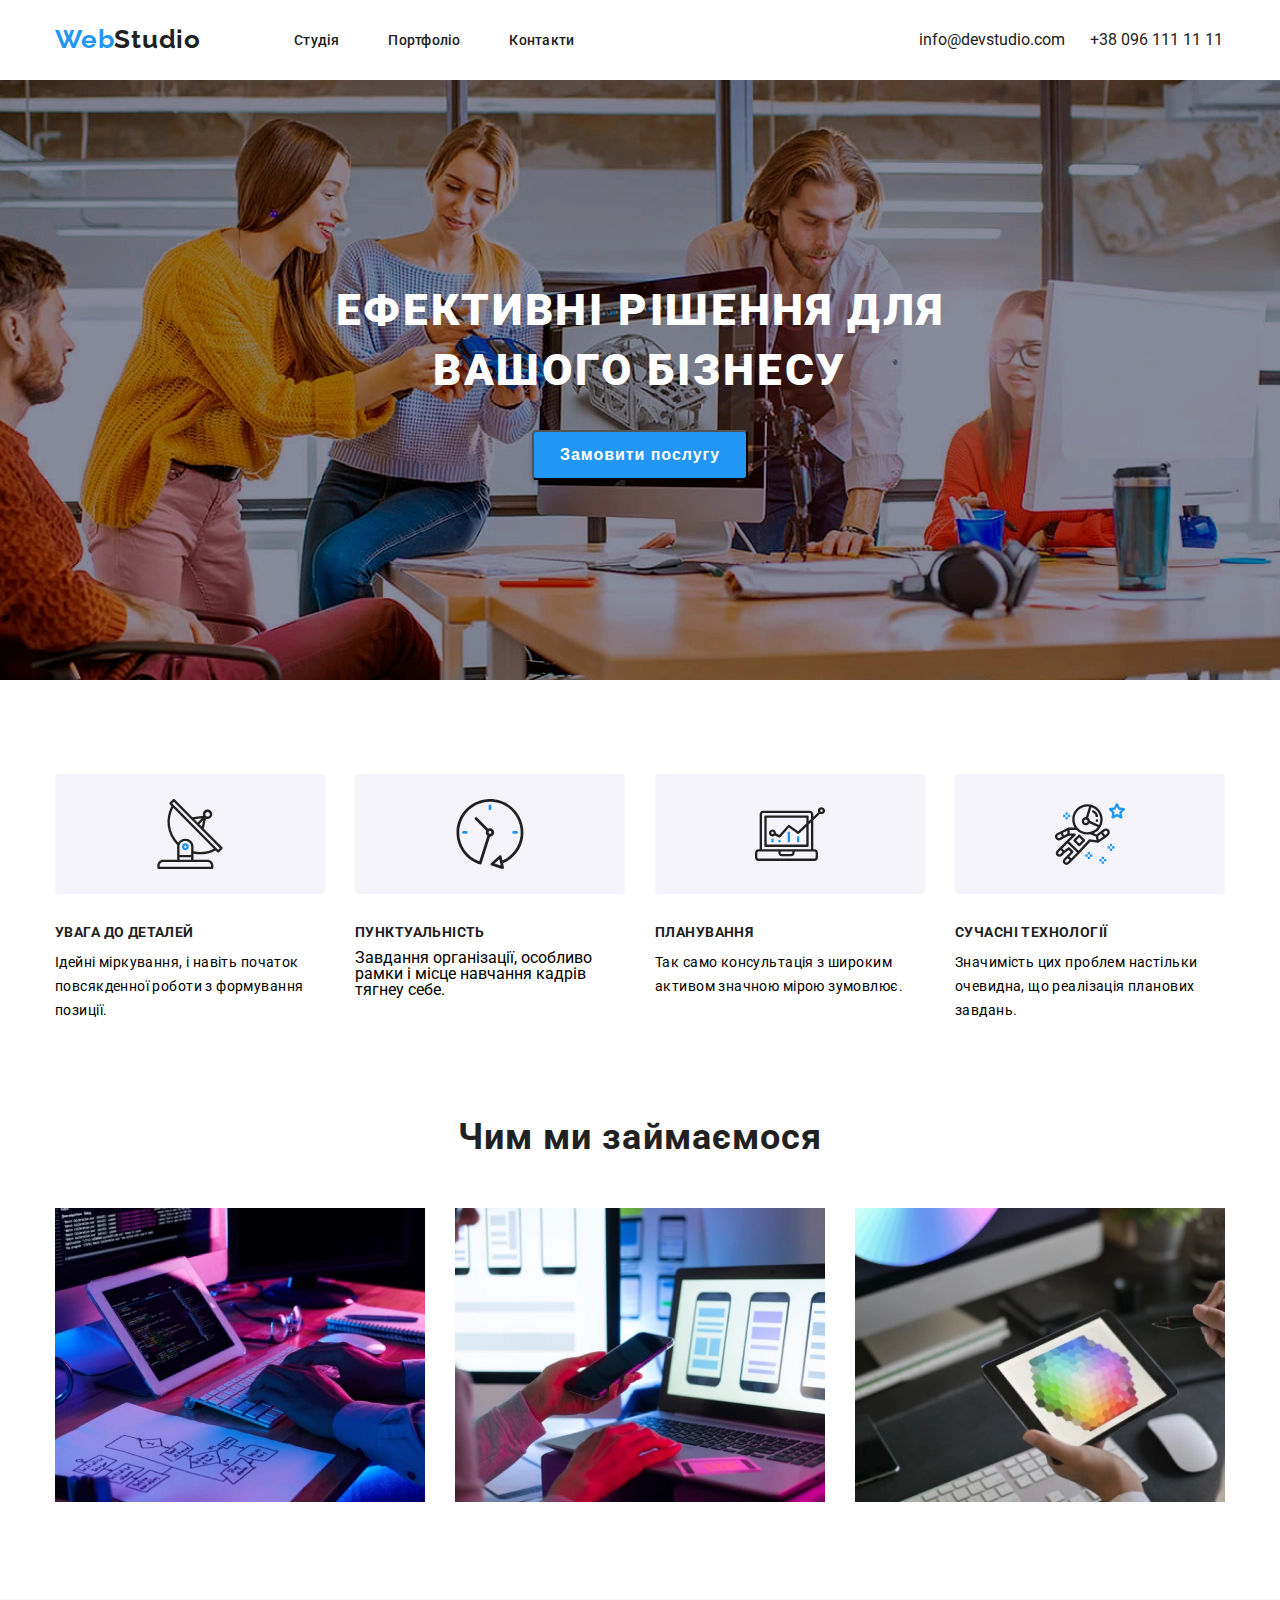
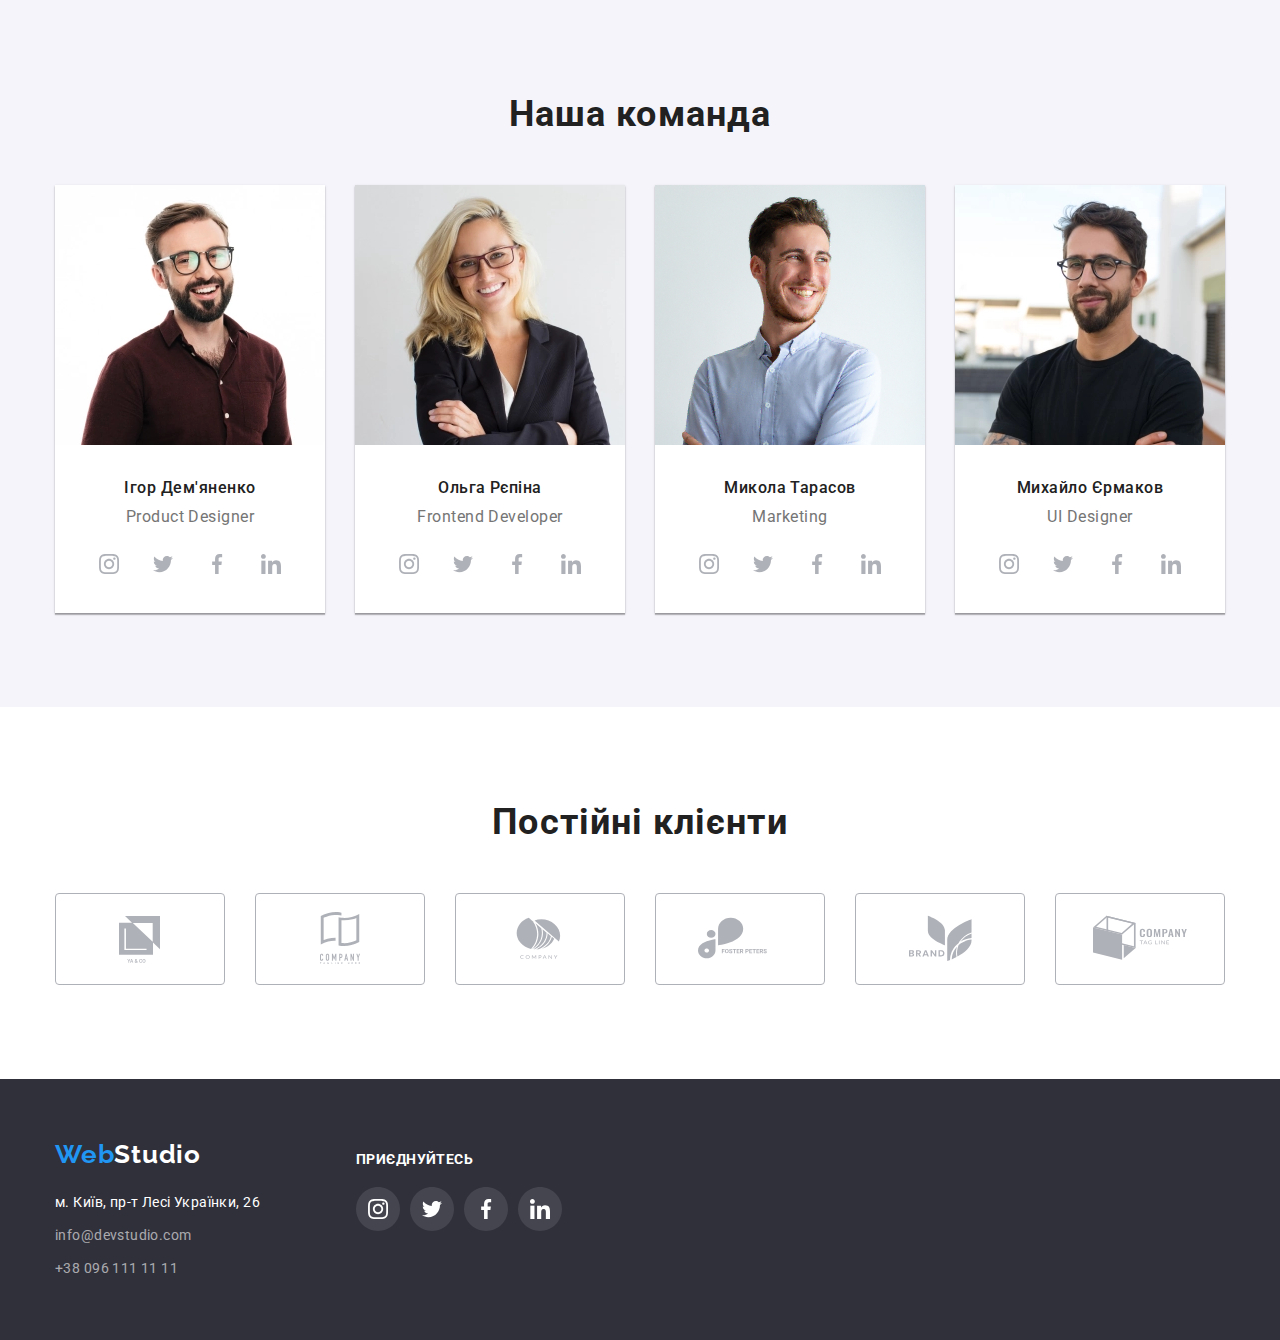
<file: index.html>
<!DOCTYPE html>
<html lang="en">
  <head>
    <meta charset="UTF-8" />
    <meta name="viewport" content="width=device-width, initial-scale=1.0" />
    <title>Document</title>
    <link rel="stylesheet" href="./css/reset.css" />

    <link
      rel="stylesheet"
      href="https://cdnjs.cloudflare.com/ajax/libs/modern-normalize/2.0.0/modern-normalize.min.css"
      integrity="sha512-4xo8blKMVCiXpTaLzQSLSw3KFOVPWhm/TRtuPVc4WG6kUgjH6J03IBuG7JZPkcWMxJ5huwaBpOpnwYElP/m6wg=="
      crossorigin="anonymous"
      referrerpolicy="no-referrer"
    />

    <link rel="stylesheet" href="./css/main.css" />
  </head>

  <body>
    <header class="header">
      <nav class="header-navigation">
        <a href="./index.html" class="header-navigation-logo">
          <span class="header-navigation-logo-web">Web</span
          ><span class="header-navigation-logo-studio">Studio</span>
        </a>
        <ul class="header-navigation-list">
          <li class="header-navigation-list-item">
            <a class="header-navigation-list-item-studio">Студія</a>
          </li>
          <li class="header-navigation-list-item">
            <a
              class="header-navigation-list-item-portfolio"
              href="./portfolio.html"
              >Портфоліо</a
            >
          </li>
          <li class="header-navigation-list-item">
            <a class="header-navigation-list-item-contacts" href="#"
              >Контакти</a
            >
          </li>
        </ul>
        <ul class="header-navigation-mailtel">
          <li class="header-navigation-mailtel-email">
            <a href="#">info@devstudio.com</a>
          </li>
          <li class="header-navigation-mailtel-tel">
            <a href="#">+38 096 111 11 11</a>
          </li>
        </ul>
      </nav>
    </header>
    <main class="main">
      <section class="main__call">
        <h1 class="main__call__title">
          Ефективні рішення для вашого бізнесу
        </h1>
        <button class="main__call__button" type="button">
          Замовити послугу
        </button>
      </section>
      <section class="main__activities">
        <ul class="main__activities__list">
          <li class="main__activities__list__attention">
            <h4 class="main__activities__list__attention__title">УВАГА ДО ДЕТАЛЕЙ</h4>
            <p class="main__activities__list__attention__title__text">
              Ідейні міркування, і навіть початок повсякденної роботи з
              формування позиції.
            </p>
          </li>
          <li class="main__activities__list__punctuality">
            <h4 class="main__activities__list__attention__title">ПУНКТУАЛЬНІСТЬ</h4>
            <p class="main__activities__list__punctuality__title__text">
              Завдання організації, особливо рамки і місце навчання кадрів
              тягнеу себе.
            </p>
          </li>
          <li class="main__activities__list__planning">
            <h4 class="main__activities__list__attention__title">ПЛАНУВАННЯ</h4>
            <p class="main__activities__list__attention__title__text">
              Так само консультація з широким активом значною мірою зумовлює.
            </p>
          </li>
          <li class="main__activities__list__technologies">
            <h4 class="main__activities__list__attention__title">СУЧАСНІ ТЕХНОЛОГІЇ</h4>
            <p class="main__activities__list__attention__title__text">
              Значимість цих проблем настільки очевидна, що реалізація планових
              завдань.
            </p>
          </li>
        </ul>
        <h2 class="main__activities__name">Чим ми займаємося</h2>
        <ul class="main__activities__img">
          <li class="main__activities__img__photo">
            <img src="./img/keyboard.webp" alt="" />
          </li>
          <li class="main__activities__img__photo">
            <img src="./img/mobile.webp" alt="" />
          </li>
          <li class="main__activities__img__photo">
            <img src="./img/tablet.webp" alt="" />
          </li>
        </ul>
      </section>
      <section class="main__team">
        <h2 class="main__team__title">Наша команда</h2>

        <ul class="main__team__list">
          <li class="img__list__item">
            <img src="./img/productdesigner.webp" alt="" />
            <h5 class="img__list__item__team__name">Ігор Дем'яненко</h5>
            <p class="img__list__item__team__name__role">Product Designer</p>
            <div class="img__list__item__social__networks">
              <a href="">
                <div class="logo-instagram team-logo"></div>
              </a>
              <a href="">
                <div class="logo-twitter team-logo"></div>
              </a>
              <a href="">
                <div class="logo-facebook team-logo"></div>
              </a>
              <a href="">
                <div class="logo-linkedin team-logo"></div>
              </a>
            </div>
          </li>
          <li class="img__list__item">
            <img src="./img/frontenddeveloper.webp" alt="" />
            <h5 class="img__list__item__team__name">Ольга Рєпіна</h5>
            <p class="img__list__item__team__name__role">Frontend Developer</p>
            <div class="img__list__item__social__networks">
              <a href="">
                <div class="logo-instagram team-logo"></div>
              </a>
              <a href="">
                <div class="logo-twitter team-logo"></div>
              </a>
              <a href="">
                <div class="logo-facebook team-logo"></div>
              </a>
              <a href="">
                <div class="logo-linkedin team-logo"></div>
              </a>
            </div>
          </li>
          <li class="img__list__item">
            <img src="./img/marketing.webp" alt="" />
            <h5 class="img__list__item__team__name">Микола Тарасов</h5>
            <p class="img__list__item__team__name__role">Marketing</p>
            <div class="img__list__item__social__networks">
              <a href="">
                <div class="logo-instagram team-logo"></div>
              </a>
              <a href="">
                <div class="logo-twitter team-logo"></div>
              </a>
              <a href="">
                <div class="logo-facebook team-logo"></div>
              </a>
              <a href="">
                <div class="logo-linkedin team-logo"></div>
              </a>
            </div>
          </li>
          <li class="img__list__item">
            <img src="./img/uidesigner.webp" alt="" />
            <h5 class="img__list__item__team__name">Михайло Єрмаков</h5>
            <p class="img__list__item__team__name__role">UI Designer</p>
            <div class="img__list__item__social__networks">
              <a href="">
                <div class="logo-instagram team-logo"></div>
              </a>
              <a href="">
                <div class="logo-twitter team-logo"></div>
              </a>
              <a href="">
                <div class="logo-facebook team-logo"></div>
              </a>
              <a href="">
                <div class="logo-linkedin team-logo"></div>
              </a>
            </div>
          </li>
        </ul>
      </section>
      <div class="clients">
        <h2 class="main__clients__title">Постійні клієнти</h2>

        <div class="company-logos">
          <div class="ya-co clients-logo"></div>

          <div class="company-tagline-here clients-logo"></div>

          <div class="company clients-logo"></div>

          <div class="foster-peters clients-logo"></div>

          <div class="brand clients-logo"></div>

          <div class="company-tagline clients-logo"></div>
        </div>
      </div>
    </main>
    <footer class="footer">
      <div class="footer-wrapper">
        <div class="footer-wrapper-all">
          <a href="./index.html" class="footer-wrapper-all-logo">
            <span class="footer-wrapper-all-logo-web">Web</span
            ><span class="footer-wrapper-all-logo-studio">Studio</span>
          </a>
          <ul class="footer-wrapper-all-list">
            <li class="footer-wrapper-all-list-item">
              <p class="footer-wrapper-all-list-item-address">
                м. Київ, пр-т Лесі Українки, 26
              </p>
            </li>
            <li class="footer-wrapper-all-list-item">
              <p class="footer-wrapper-all-list-item-contacts">
                info@devstudio.com
              </p>
            </li>
            <li class="footer-wrapper-all-list-item">
              <p class="footer-wrapper-all-list-item-number">
                +38 096 111 11 11
              </p>
            </li>
          </ul>
        </div>
        <div class="footer-wrapper-join">
          <h3 class="footer-wrapper-join-text">приєднуйтесь</h3>

          <div class="footer-wrapper-join-social">
            <a class="footer-wrapper-join-social-networks" href="">
              <div
                class="footer-wrapper-join-social-networks-instagram footer-wrapper-join-social-networks-logo"
              ></div>
            </a>
            <a class="footer-wrapper-join-social-networks" href="">
              <div class="footer-wrapper-join-social-networks-twitter footer-wrapper-join-social-networks-logo"></div>
            </a>
            <a class="footer-wrapper-join-social-networks" href="">
              <div class="footer-wrapper-join-social-networks-facebook footer-wrapper-join-social-networks-logo"></div>
            </a>
            <a class="footer-wrapper-join-social-networks" href="">
              <div class="footer-wrapper-join-social-networks-linkedin footer-wrapper-join-social-networks-logo"></div>
            </a>
          </div>
        </div>
      </div>
    </footer>
  </body>
</html>
</file>
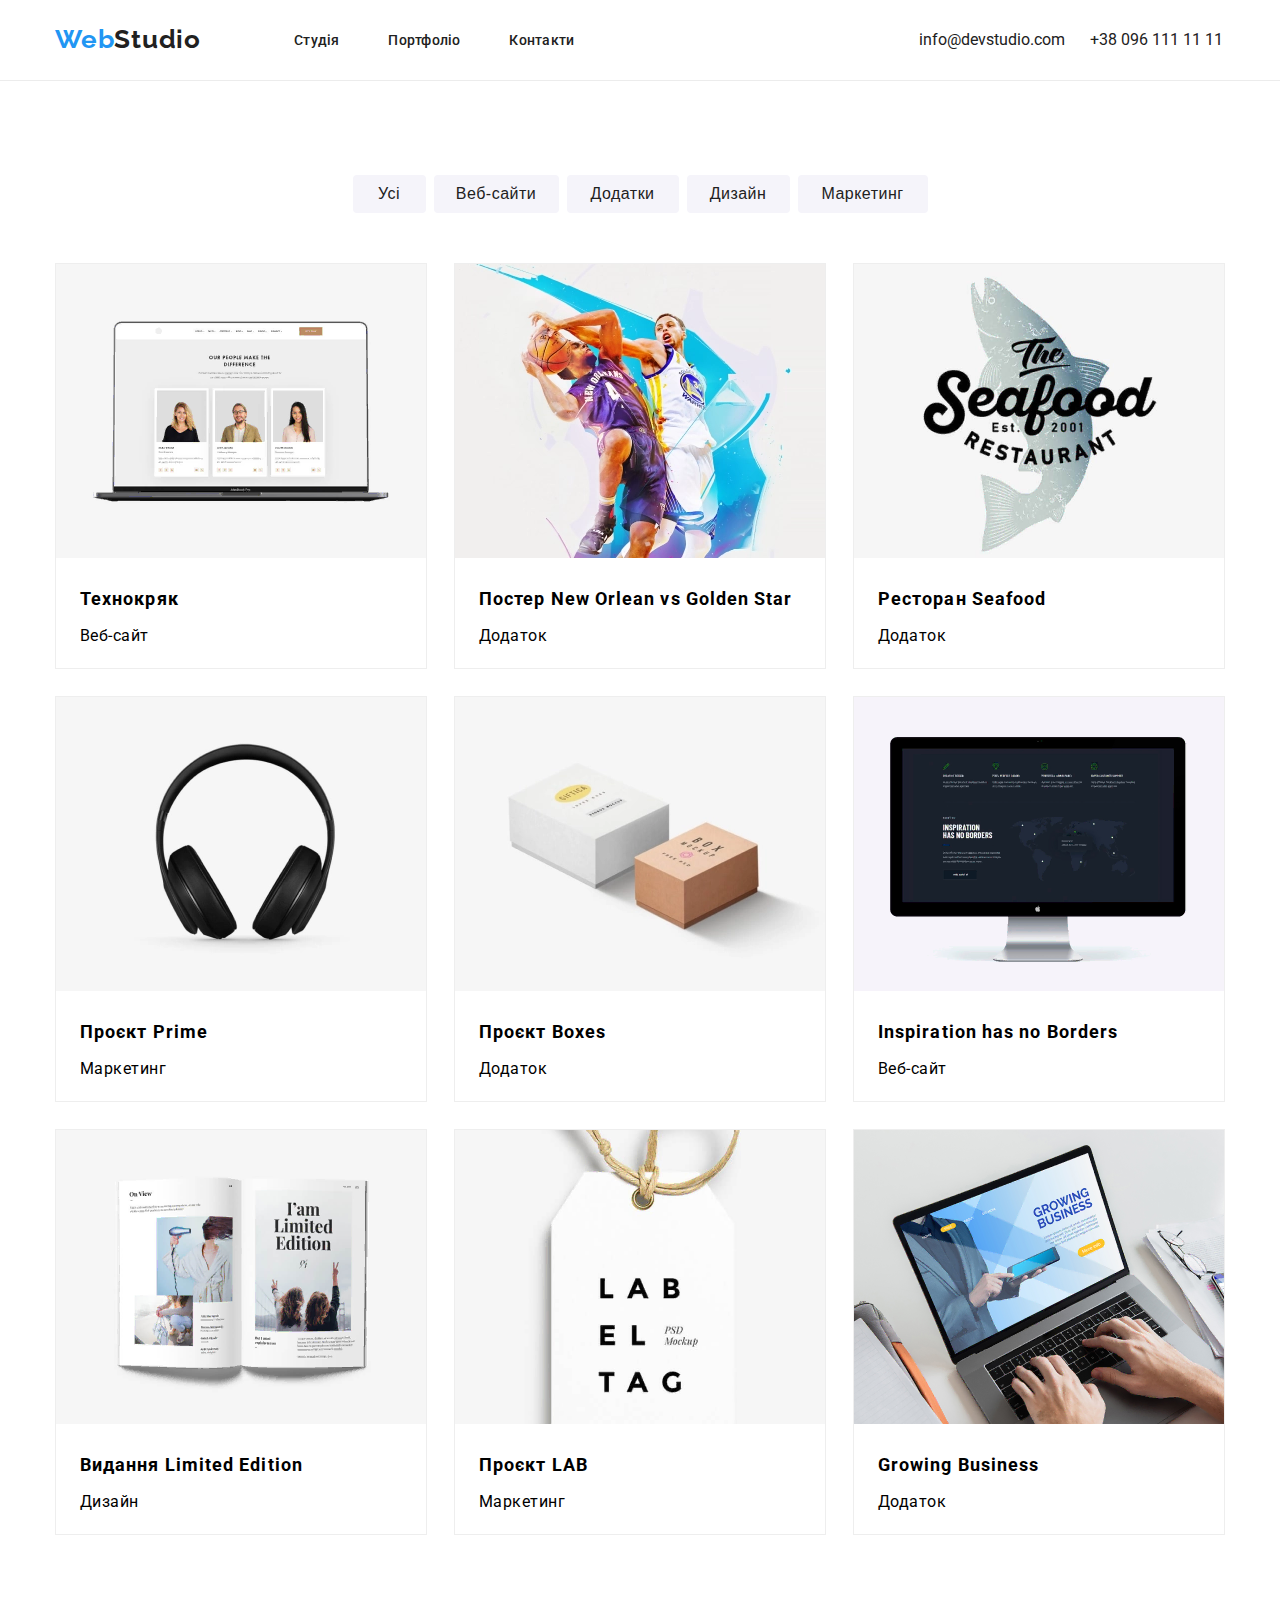
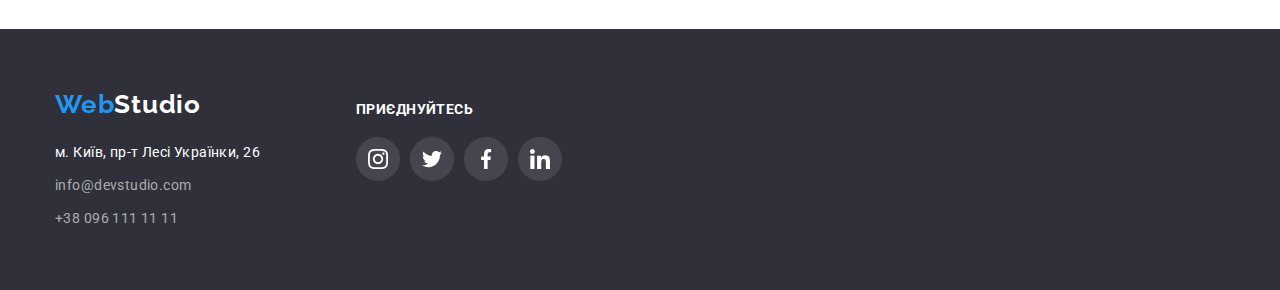
<file: portfolio.html>
<!DOCTYPE html>
<html lang="en">
  <head>
    <style></style>
    <meta charset="UTF-8" />
    <meta name="viewport" content="width=device-width, initial-scale=1.0" />
    <title>Document</title>
    <link rel="stylesheet" href="./css/reset.css" />

    <link
      rel="stylesheet"
      href="https://cdnjs.cloudflare.com/ajax/libs/modern-normalize/2.0.0/modern-normalize.min.css"
      integrity="sha512-4xo8blKMVCiXpTaLzQSLSw3KFOVPWhm/TRtuPVc4WG6kUgjH6J03IBuG7JZPkcWMxJ5huwaBpOpnwYElP/m6wg=="
      crossorigin="anonymous"
      referrerpolicy="no-referrer"
    />

    <link rel="stylesheet" href="./css/portfolio.css" />
  </head>
  <body>
    <header class="header">
      <nav class="header-navigation">
        <a href="./index.html" class="header-navigation-logo">
          <span class="header-navigation-logo-web">Web</span
          ><span class="header-navigation-logo-studio">Studio</span>
        </a>
        <ul class="header-navigation-list">
          <li class="header-navigation-list-item">
            <a class="header-navigation-list-item-studio">Студія</a>
          </li>
          <li class="header-navigation-list-item">
            <a
              class="header-navigation-list-item-portfolio"
              href="./portfolio.html"
              >Портфоліо</a
            >
          </li>
          <li class="header-navigation-list-item">
            <a class="header-navigation-list-item-contacts" href="#"
              >Контакти</a
            >
          </li>
        </ul>
        <div class="header-navigation-mailtel">
          <li class="header-navigation-mailtel-email">
            <a href="#">info@devstudio.com</a>
          </li>
          <li class="header-navigation-mailtel-tel">
            <a href="#">+38 096 111 11 11</a>
          </li>
        </div>
      </nav>
    </header>
    <main>
      <ul class="button-list">
        <li class="button-item">
          <button type="button" class="button1">Усі</button>
        </li>
        <li class="button-item">
          <button type="button" class="button2">Веб-сайти</button>
        </li>
        <li class="button-item">
          <button type="button" class="button3">Додатки</button>
        </li>
        <li class="button-item">
          <button type="button" class="button4">Дизайн</button>
        </li>
        <li class="button-item">
          <button type="button" class="button5">Маркетинг</button>
        </li>
      </ul>
      <ul class="portfolio-list">
        <li class="portfolio-item">
          <img src="./img/macbook.webp" alt="" />
          <h4 class="portfolio-name">Технокряк</h4>
          <p class="portfolio-text">Веб-сайт</p>
        </li>
        <li class="portfolio-item">
          <img src="./img/basketball.webp" alt="" />
          <h4 class="portfolio-name">Постер New Orlean vs Golden Star</h4>
          <p class="portfolio-text">Додаток</p>
        </li>
        <li class="portfolio-item">
          <img src="./img/seafood.webp" alt="" />
          <h4 class="portfolio-name">Ресторан Seafood</h4>
          <p class="portfolio-text">Додаток</p>
        </li>
        <li class="portfolio-item">
          <img src="./img/headphones.webp" alt="" />
          <h4 class="portfolio-name">Проєкт Prime</h4>
          <p class="portfolio-text">Маркетинг</p>
        </li>
        <li class="portfolio-item">
          <img src="./img/boxes.webp" alt="" />
          <h4 class="portfolio-name">Проєкт Boxes</h4>
          <p class="portfolio-text">Додаток</p>
        </li>
        <li class="portfolio-item">
          <img src="./img/monitor.webp" alt="" />
          <h4 class="portfolio-name">Inspiration has no Borders</h4>
          <p class="portfolio-text">Веб-сайт</p>
        </li>
        <li class="portfolio-item">
          <img src="./img/boock.webp" alt="" />
          <h4 class="portfolio-name">Видання Limited Edition</h4>
          <p class="portfolio-text">Дизайн</p>
        </li>
        <li class="portfolio-item" class="portfolio-item">
          <img src="./img/labeltag.webp" alt="" />
          <h4 class="portfolio-name">Проєкт LAB</h4>
          <p class="portfolio-text">Маркетинг</p>
        </li>
        <li class="portfolio-item">
          <img src="./img/laptop.webp" alt="" />
          <h4 class="portfolio-name">Growing Business</h4>
          <p class="portfolio-text">Додаток</p>
        </li>
      </ul>
    </main>
    <footer class="footer">
      <div class="footer-wrapper">
        <div class="footer-wrapper-all">
          <a href="./index.html" class="footer-wrapper-all-logo">
            <span class="footer-wrapper-all-logo-web">Web</span
            ><span class="footer-wrapper-all-logo-studio">Studio</span>
          </a>
          <ul class="footer-wrapper-all-list">
            <li class="footer-wrapper-all-list-item">
              <p class="footer-wrapper-all-list-item-address">
                м. Київ, пр-т Лесі Українки, 26
              </p>
            </li>
            <li class="footer-wrapper-all-list-item">
              <p class="footer-wrapper-all-list-item-contacts">
                info@devstudio.com
              </p>
            </li>
            <li class="footer-wrapper-all-list-item">
              <p class="footer-wrapper-all-list-item-number">
                +38 096 111 11 11
              </p>
            </li>
          </ul>
        </div>
        <div class="footer-wrapper-join">
          <h3 class="footer-wrapper-join-text">приєднуйтесь</h3>

          <div class="footer-wrapper-join-social">
            <a class="footer-wrapper-join-social-networks" href="">
              <div
                class="footer-wrapper-join-social-networks-instagram footer-wrapper-join-social-networks-logo"
              ></div>
            </a>
            <a class="footer-wrapper-join-social-networks" href="">
              <div class="footer-wrapper-join-social-networks-twitter footer-wrapper-join-social-networks-logo"></div>
            </a>
            <a class="footer-wrapper-join-social-networks" href="">
              <div class="footer-wrapper-join-social-networks-facebook footer-wrapper-join-social-networks-logo"></div>
            </a>
            <a class="footer-wrapper-join-social-networks" href="">
              <div class="footer-wrapper-join-social-networks-linkedin footer-wrapper-join-social-networks-logo"></div>
            </a>
          </div>
        </div>
      </div>
    </footer>
  </body>
</html>
</file>
<file: css/main.css>
@import url("https://fonts.googleapis.com/css2?family=Oleo+Script:wght@400;700&family=Raleway:ital,wght@0,100..900;1,100..900&family=Roboto:ital,wght@0,100;0,300;0,400;0,500;0,700;0,900;1,100;1,300;1,400;1,500;1,700;1,900&display=swap");
.header-navigation {
  display: flex;
  width: 1170px;
  margin: 0 auto;
}
.header-navigation-logo {
  font-family: "Raleway";
  font-size: 26px;
  font-weight: 700;
  line-height: 31px;
  letter-spacing: 0.03em;
  text-align: left;
}
.header-navigation-logo-web {
  color: var(--button-color);
}
.header-navigation-logo-studio {
  color: var(--dark-color);
}
.header-navigation a {
  text-decoration: none;
  color: var(--dark-color);
  margin-top: 24px;
  margin-bottom: 25px;
}
.header-navigation-list {
  display: flex;
  height: 16px;
  width: 281px;
  justify-content: space-between;
  margin-left: 93px;
  margin-bottom: 32px;
  margin-top: 32px;
}
.header-navigation-list-item {
  font-size: 14px;
  font-weight: 500;
  line-height: 16px;
  letter-spacing: 0.02em;
  text-align: left;
  color: var(--dark-color);
}
.header-navigation-list-item-studio {
  width: 45px;
}
.header-navigation-list-item-portfolio {
  width: 72px;
}
.header-navigation-list-item-contacts {
  width: 64px;
}
.header-navigation-mailtel {
  display: flex;
  width: 307px;
  justify-content: space-between;
  margin-left: 344px;
  margin-bottom: 32px;
  margin-top: 32px;
}
.header-navigation-mailtel-email {
  width: 135px;
}
.header-navigation-mailtel-tel {
  width: 135px;
}

li a:hover {
  color: var(--button-color);
  text-decoration: none;
}

@media (max-width: 768px) {
  .header-navigation {
    width: 768px;
    height: 80px;
  }
  .header-navigation-logo {
    font-size: 24px;
    line-height: 28.18px;
  }
  .header-navigation-logo-web {
    margin-left: 15px;
  }
  .header-navigation a {
    margin-top: 26px;
    margin-bottom: 26px;
  }
  .header-navigation-list {
    width: 283px;
    margin-left: 87px;
    height: 38px;
  }
  .header-navigation-mailtel {
    width: 123px;
    display: flex;
    flex-direction: column;
    margin-left: 96px;
    margin-bottom: 21px;
    margin-top: 21px;
  }
  .header-navigation-mailtel-email {
    height: 14px;
    font-size: 14px;
  }
  .header-navigation-mailtel-tel {
    height: 14px;
    font-size: 14px;
  }
}
.footer {
  background-color: var(--footer-color);
  display: flex;
}
.footer a {
  text-decoration: none;
}
.footer-wrapper {
  width: 1170px;
  margin: 0 auto;
  display: flex;
}
.footer-wrapper-all {
  width: 231px;
  padding-top: 60px;
  margin-right: 70px;
}
.footer-wrapper-all-logo {
  font-family: "Raleway";
  font-size: 26px;
  font-weight: 700;
  line-height: 31px;
  letter-spacing: 0.03em;
  text-align: left;
}
.footer-wrapper-all-logo-web {
  color: var(--button-color);
}
.footer-wrapper-all-logo-studio {
  color: var(--background-general);
}
.footer-wrapper-all-list-item {
  font-size: 14px;
  font-weight: 400;
  line-height: 24px;
  letter-spacing: 0.03em;
  text-align: left;
  color: var(--footer-contacts);
}
.footer-wrapper-all-list-item-address {
  font-size: 14px;
  font-weight: 400;
  line-height: 24px;
  letter-spacing: 0.03em;
  text-align: left;
  color: var(--background-general);
  margin-top: 20px;
  margin-bottom: 9px;
}
.footer-wrapper-all-list-item-number {
  margin-top: 9px;
  padding-bottom: 60px;
}
.footer-wrapper-join {
  width: 206px;
  height: 80px;
  margin-top: 72px;
}
.footer-wrapper-join-text {
  color: var(--background-general);
  width: 116px;
  height: 16px;
  font-size: 14px;
  font-weight: 700;
  line-height: 16.41px;
  letter-spacing: 0.03em;
  text-transform: uppercase;
  margin-bottom: 20px;
}
.footer-wrapper-join-social {
  width: 206;
  height: 44px;
  display: flex;
  justify-content: space-between;
}
.footer-wrapper-join-social-networks-logo {
  width: 44px;
  height: 44px;
}
.footer-wrapper-join-social-networks-instagram {
  background-image: url("../img/footerinstagram.svg");
}
.footer-wrapper-join-social-networks-instagram:hover, .footer-wrapper-join-social-networks-logo:focus {
  background-image: url("../img/instagramblue.svg");
}
.footer-wrapper-join-social-networks-twitter {
  background-image: url("../img/footer-twitter.svg");
}
.footer-wrapper-join-social-networks-twitter:hover, .footer-wrapper-join-social-networks-logo:focus {
  background-image: url("../img/twitterblue.svg");
}
.footer-wrapper-join-social-networks-facebook {
  background-image: url("../img/footerfacebook.svg");
}
.footer-wrapper-join-social-networks-facebook:hover, .footer-wrapper-join-social-networks-logo:focus {
  background-image: url("../img/facebookblue.svg");
}
.footer-wrapper-join-social-networks-linkedin {
  background-image: url("../img/footerlinkedin.svg");
}
.footer-wrapper-join-social-networks-linkedin:hover, .footer-wrapper-join-social-networks-logo:focus {
  background-image: url("../img/linkedinblue.svg");
}

:root {
  --button-color: #2196f3;
  --dark-color: #212121;
  --footer-color: #2f303a;
  --background-general: #ffffff;
  --text-color: #757575;
  --background-team: #f5f4fa;
  --footer-contacts: #ffffff99;
  --item-border: #eeeeee;
}

body {
  font-family: "Roboto";
}

li {
  list-style-type: none;
}

a {
  transition-property: color;
  transition-duration: 250ms;
  transition-timing-function: cubic-bezier(0.4, 0, 0.2, 1);
  cursor: pointer;
}

.main__call {
  background-image: url("../img/team.webp");
  background-repeat: no-repeat;
  background-position: center;
  height: 600px;
  display: flex;
  flex-direction: column;
  align-items: center;
}
.main__call__title {
  color: var(--background-general);
  font-size: 44px;
  font-weight: 900;
  line-height: 60px;
  letter-spacing: 0.06em;
  text-align: center;
  text-transform: uppercase;
  width: 696px;
  height: 120px;
  margin-top: 200px;
  margin-bottom: 30px;
}
.main__call__button {
  background-color: var(--button-color);
  color: var(--background-general);
  font-size: 16px;
  font-weight: 700;
  line-height: 30px;
  letter-spacing: 0.06em;
  text-align: center;
  width: 216px;
  height: 50px;
  left: 692px;
  border-radius: 4px;
  box-shadow: 0px 4px 4px 0px rgba(0, 0, 0, 0.1490196078);
}

.main__activities__list__attention::before {
  content: "";
  display: flex;
  background-image: url("../img/antenna.svg");
  background-repeat: no-repeat;
  background-position: center;
  background-color: var(--background-team);
  width: 270px;
  height: 120px;
  margin-bottom: 30px;
  border-radius: 4px;
}

.main__activities__list__punctuality::before {
  content: "";
  display: flex;
  background-image: url("../img/clock.svg");
  background-repeat: no-repeat;
  background-position: center;
  background-color: var(--background-team);
  width: 270px;
  height: 120px;
  margin-bottom: 30px;
  border-radius: 4px;
}

.main__activities__list__planning::before {
  content: "";
  display: flex;
  background-image: url("../img/diagram.svg");
  background-repeat: no-repeat;
  background-position: center;
  background-color: var(--background-team);
  width: 270px;
  height: 120px;
  margin-bottom: 30px;
  border-radius: 4px;
}

.main__activities__list__technologies::before {
  content: "";
  display: flex;
  background-image: url("../img/astronaut.svg");
  background-repeat: no-repeat;
  background-position: center;
  background-color: var(--background-team);
  width: 270px;
  height: 120px;
  margin-bottom: 30px;
  border-radius: 4px;
}

.main__activities__list li {
  width: 270px;
  height: 248px;
}

.main__activities__list__attention__title {
  font-size: 14px;
  font-weight: 700;
  line-height: 16px;
  letter-spacing: 0.03em;
  text-align: left;
  color: var(--dark-color);
  margin-bottom: 10px;
}

.main__activities__list__attention__title__text {
  font-size: 14px;
  font-weight: 400;
  line-height: 24px;
  letter-spacing: 0.03em;
  text-align: left;
}

.main__activities__name {
  font-size: 36px;
  font-weight: 700;
  line-height: 42px;
  letter-spacing: 0.03em;
  text-align: center;
  color: var(--dark-color);
}

.main__activities__img {
  display: flex;
  width: 1170px;
  margin: 0 auto;
  justify-content: space-between;
  margin-bottom: 94px;
  margin-top: 50px;
}

.main__activities__list {
  display: flex;
  width: 1170px;
  margin: 0 auto;
  justify-content: space-between;
  margin-top: 94px;
  margin-bottom: 94px;
}

.main__team {
  background-color: var(--background-team);
  padding-bottom: 94px;
}

.main__team__title, .main__clients__title {
  font-size: 36px;
  font-weight: 700;
  line-height: 42px;
  letter-spacing: 0.03em;
  text-align: center;
  color: var(--dark-color);
  margin-bottom: 50px;
  padding-top: 94px;
}

.img__list__item__team__name {
  font-size: 16px;
  font-weight: 500;
  line-height: 19px;
  letter-spacing: 0.03em;
  color: var(--dark-color);
  margin-bottom: 10px;
  padding-top: 30px;
  text-align: center;
}

.img__list__item__team__name__role {
  font-size: 16px;
  font-weight: 400;
  line-height: 19px;
  letter-spacing: 0.03em;
  color: var(--text-color);
  text-align: center;
}

.main__team__list {
  display: flex;
  width: 1170px;
  margin: 0 auto;
  justify-content: space-between;
}

.img__list__item {
  width: 270px;
  height: 428px;
  top: 1632px;
  left: 215px;
  border-radius: 0px, 0px, 4px, 4px;
  background-color: var(--background-general);
  border-radius: 0px, 0px, 4px, 4px;
  box-shadow: 0px 2px 1px 0px rgba(0, 0, 0, 0.2), 0px 1px 1px 0px rgba(0, 0, 0, 0.1411764706), 0px 1px 3px 0px rgba(0, 0, 0, 0.1215686275);
}

.img__list__item__social__networks {
  width: 206px;
  height: 44px;
  display: flex;
  justify-content: space-between;
  margin: 0 auto;
  margin-top: 16px;
}

.team-logo {
  width: 44px;
  height: 44px;
  display: inline-block;
  background-size: cover;
}

.logo-instagram {
  background-image: url("../img/instagram.svg");
}

.logo-twitter {
  background-image: url("../img/twitter.svg");
}

.logo-facebook {
  background-image: url("../img/facebook.svg");
}

.logo-linkedin {
  background-image: url("../img/linkedin.svg");
}

.logo-twitter:hover,
.team-logo:focus {
  background-image: url("../img/twitterblue.svg");
}

.logo-facebook:hover,
.team-logo:focus {
  background-image: url("../img/facebookblue.svg");
}

.logo-linkedin:hover,
.team-logo:focus {
  background-image: url("../img/linkedinblue.svg");
}

.logo-instagram:hover,
.team-logo:focus {
  background-image: url("../img/instagramblue.svg");
}

.company-logos {
  width: 1170px;
  height: 92px;
  display: flex;
  justify-content: space-between;
  margin: 0 auto;
  margin-bottom: 94px;
}

.company-logos div {
  height: 92px;
  width: 170px;
  cursor: pointer;
}

.ya-co {
  background-image: url("../img/client1.svg");
}

.company-tagline-here {
  background-image: url("../img/client2.svg");
}

.company {
  background-image: url("../img/client3.svg");
}

.foster-peters {
  background-image: url("../img/client4.svg");
}

.brand {
  background-image: url("../img/client5.svg");
}

.company-tagline {
  background-image: url("../img/client6.svg");
}

.ya-co:hover,
.clients-logo:focus {
  background-image: url("../img/client1blue.svg");
}

.company-tagline-here:hover,
.clients-logo:focus {
  background-image: url("../img/client2blue.svg");
}

.company:hover,
.clients-logo:focus {
  background-image: url("../img/client3blue.svg");
}

.foster-peters:hover,
.clients-logo:focus {
  background-image: url("../img/client4blue.svg");
}

.brand:hover,
.clients-logo:focus {
  background-image: url("../img/client5blue.svg");
}

.company-tagline:hover,
.clients-logo:focus {
  background-image: url("../img/client6blue.svg");
}

.header-navigation-list-item:hover::after {
  content: "";
  display: inline-block;
  width: 100%;
  height: 4px;
  border-bottom: 4px solid var(--button-color);
  transform: translateY(15px);
  border-radius: 2px;
}

@media (max-width: 768px) {
  .main__call {
    width: 768px;
    height: 400px;
  }
  .main__call__title {
    font-size: 26px;
    line-height: 42px;
    width: 360px;
    height: 84px;
    margin-top: 118px;
  }
  .main__call__button {
    width: 200px;
    height: 50px;
  }
}
</file>
<file: css/portfolio.css>
@import url("https://fonts.googleapis.com/css2?family=Oleo+Script:wght@400;700&family=Raleway:ital,wght@0,100..900;1,100..900&family=Roboto:ital,wght@0,100;0,300;0,400;0,500;0,700;0,900;1,100;1,300;1,400;1,500;1,700;1,900&display=swap");
.header-navigation {
  display: flex;
  width: 1170px;
  margin: 0 auto;
}
.header-navigation-logo {
  font-family: "Raleway";
  font-size: 26px;
  font-weight: 700;
  line-height: 31px;
  letter-spacing: 0.03em;
  text-align: left;
}
.header-navigation-logo-web {
  color: var(--button-color);
}
.header-navigation-logo-studio {
  color: var(--dark-color);
}
.header-navigation a {
  text-decoration: none;
  color: var(--dark-color);
  margin-top: 24px;
  margin-bottom: 25px;
}
.header-navigation-list {
  display: flex;
  height: 16px;
  width: 281px;
  justify-content: space-between;
  margin-left: 93px;
  margin-bottom: 32px;
  margin-top: 32px;
}
.header-navigation-list-item {
  font-size: 14px;
  font-weight: 500;
  line-height: 16px;
  letter-spacing: 0.02em;
  text-align: left;
  color: var(--dark-color);
}
.header-navigation-list-item-studio {
  width: 45px;
}
.header-navigation-list-item-portfolio {
  width: 72px;
}
.header-navigation-list-item-contacts {
  width: 64px;
}
.header-navigation-mailtel {
  display: flex;
  width: 307px;
  justify-content: space-between;
  margin-left: 344px;
  margin-bottom: 32px;
  margin-top: 32px;
}
.header-navigation-mailtel-email {
  width: 135px;
}
.header-navigation-mailtel-tel {
  width: 135px;
}

li a:hover {
  color: var(--button-color);
  text-decoration: none;
}

@media (max-width: 768px) {
  .header-navigation {
    width: 768px;
    height: 80px;
  }
  .header-navigation-logo {
    font-size: 24px;
    line-height: 28.18px;
  }
  .header-navigation-logo-web {
    margin-left: 15px;
  }
  .header-navigation a {
    margin-top: 26px;
    margin-bottom: 26px;
  }
  .header-navigation-list {
    width: 283px;
    margin-left: 87px;
    height: 38px;
  }
  .header-navigation-mailtel {
    width: 123px;
    display: flex;
    flex-direction: column;
    margin-left: 96px;
    margin-bottom: 21px;
    margin-top: 21px;
  }
  .header-navigation-mailtel-email {
    height: 14px;
    font-size: 14px;
  }
  .header-navigation-mailtel-tel {
    height: 14px;
    font-size: 14px;
  }
}
.footer {
  background-color: var(--footer-color);
  display: flex;
}
.footer a {
  text-decoration: none;
}
.footer-wrapper {
  width: 1170px;
  margin: 0 auto;
  display: flex;
}
.footer-wrapper-all {
  width: 231px;
  padding-top: 60px;
  margin-right: 70px;
}
.footer-wrapper-all-logo {
  font-family: "Raleway";
  font-size: 26px;
  font-weight: 700;
  line-height: 31px;
  letter-spacing: 0.03em;
  text-align: left;
}
.footer-wrapper-all-logo-web {
  color: var(--button-color);
}
.footer-wrapper-all-logo-studio {
  color: var(--background-general);
}
.footer-wrapper-all-list-item {
  font-size: 14px;
  font-weight: 400;
  line-height: 24px;
  letter-spacing: 0.03em;
  text-align: left;
  color: var(--footer-contacts);
}
.footer-wrapper-all-list-item-address {
  font-size: 14px;
  font-weight: 400;
  line-height: 24px;
  letter-spacing: 0.03em;
  text-align: left;
  color: var(--background-general);
  margin-top: 20px;
  margin-bottom: 9px;
}
.footer-wrapper-all-list-item-number {
  margin-top: 9px;
  padding-bottom: 60px;
}
.footer-wrapper-join {
  width: 206px;
  height: 80px;
  margin-top: 72px;
}
.footer-wrapper-join-text {
  color: var(--background-general);
  width: 116px;
  height: 16px;
  font-size: 14px;
  font-weight: 700;
  line-height: 16.41px;
  letter-spacing: 0.03em;
  text-transform: uppercase;
  margin-bottom: 20px;
}
.footer-wrapper-join-social {
  width: 206;
  height: 44px;
  display: flex;
  justify-content: space-between;
}
.footer-wrapper-join-social-networks-logo {
  width: 44px;
  height: 44px;
}
.footer-wrapper-join-social-networks-instagram {
  background-image: url("../img/footerinstagram.svg");
}
.footer-wrapper-join-social-networks-instagram:hover, .footer-wrapper-join-social-networks-logo:focus {
  background-image: url("../img/instagramblue.svg");
}
.footer-wrapper-join-social-networks-twitter {
  background-image: url("../img/footer-twitter.svg");
}
.footer-wrapper-join-social-networks-twitter:hover, .footer-wrapper-join-social-networks-logo:focus {
  background-image: url("../img/twitterblue.svg");
}
.footer-wrapper-join-social-networks-facebook {
  background-image: url("../img/footerfacebook.svg");
}
.footer-wrapper-join-social-networks-facebook:hover, .footer-wrapper-join-social-networks-logo:focus {
  background-image: url("../img/facebookblue.svg");
}
.footer-wrapper-join-social-networks-linkedin {
  background-image: url("../img/footerlinkedin.svg");
}
.footer-wrapper-join-social-networks-linkedin:hover, .footer-wrapper-join-social-networks-logo:focus {
  background-image: url("../img/linkedinblue.svg");
}

:root {
  --button-color: #2196f3;
  --dark-color: #212121;
  --footer-color: #2f303a;
  --background-general: #ffffff;
  --text-color: #757575;
  --background-team: #f5f4fa;
  --footer-contacts: #ffffff99;
  --border-color: #ECECEC;
}

body {
  font-family: "Roboto";
}

li {
  list-style-type: none;
}

a {
  transition-property: color;
  transition-duration: 250ms;
  transition-timing-function: cubic-bezier(0.4, 0, 0.2, 1);
  cursor: pointer;
}

header {
  border-bottom-width: 1px;
  border-color: var(--border-color);
  border-style: solid;
}

button {
  background-color: var(--background-team);
  color: var(--dark-color);
  font-size: 16px;
  font-weight: 500;
  line-height: 26px;
  letter-spacing: 0.03em;
  text-align: center;
  height: 38px;
  top: 174px;
  left: 512px;
  border-radius: 4px;
  border: none;
  transition-property: color, background-color;
  transition-duration: 250ms;
  transition-timing-function: cubic-bezier(0.4, 0, 0.2, 1);
  cursor: pointer;
}

.button1 {
  width: 73px;
}

.button2 {
  width: 125px;
}

.button3 {
  width: 112px;
}

.button4 {
  width: 103px;
}

.button5 {
  width: 130px;
}

button:hover {
  background-color: var(--button-color);
  color: var(--background-general);
}

.button-list {
  display: flex;
  width: 575px;
  margin: 0 auto;
  justify-content: space-between;
  margin-top: 94px;
  margin-bottom: 50px;
}

.portfolio-item {
  border: 1px solid #eeeeee;
  width: 370px;
  height: 404px;
  transition-property: box-shadow;
  transition-duration: 250ms;
  transition-timing-function: cubic-bezier(0.4, 0, 0.2, 1);
  cursor: pointer;
  position: relative;
}

.portfolio-item:hover::after {
  content: "The resource offers comprehensive offers with different levels of functionality and services. All this will allow the visitor to get comprehensive information about the company or private person.";
  position: absolute; /* Position the pseudo-element relative to the img */
  top: 0;
  left: 0;
  width: 100%;
  height: 294px;
  background-color: rgba(33, 150, 243, 0.8980392157);
  color: white;
  opacity: 1; /* Optional: add opacity if you want to see the image through the color */
  z-index: 1;
  text-align: center;
  font-size: 18px;
  font-weight: 400;
  line-height: 28px;
  letter-spacing: 0.03em;
  padding-top: 63px;
}

.portfolio-item:hover {
  box-shadow: 1px 4px 6px 0px rgba(0, 0, 0, 0.1607843137), 0px 4px 4px 0px rgba(0, 0, 0, 0.0588235294), 0px 1px 1px 0px rgba(0, 0, 0, 0.1215686275);
}

.portfolio-name {
  font-size: 18px;
  font-weight: 700;
  line-height: 36px;
  letter-spacing: 0.06em;
  text-align: left;
  margin-top: 20px;
  margin-bottom: 4px;
  margin-left: 24px;
}

.portfolio-text {
  font-size: 16px;
  font-weight: 400;
  line-height: 30px;
  letter-spacing: 0.03em;
  text-align: left;
  margin-left: 24px;
}

.portfolio-list {
  display: flex;
  width: 1170px;
  margin: 0 auto;
  justify-content: space-between;
  height: 1272px;
  align-content: space-between;
  flex-wrap: wrap;
  margin-bottom: 94px;
}

.header-navigation-list-item:hover::after {
  content: "";
  display: inline-block;
  width: 100%;
  height: 4px;
  border-bottom: 4px solid var(--button-color);
  transform: translateY(15px);
  border-radius: 2px;
}
</file>
